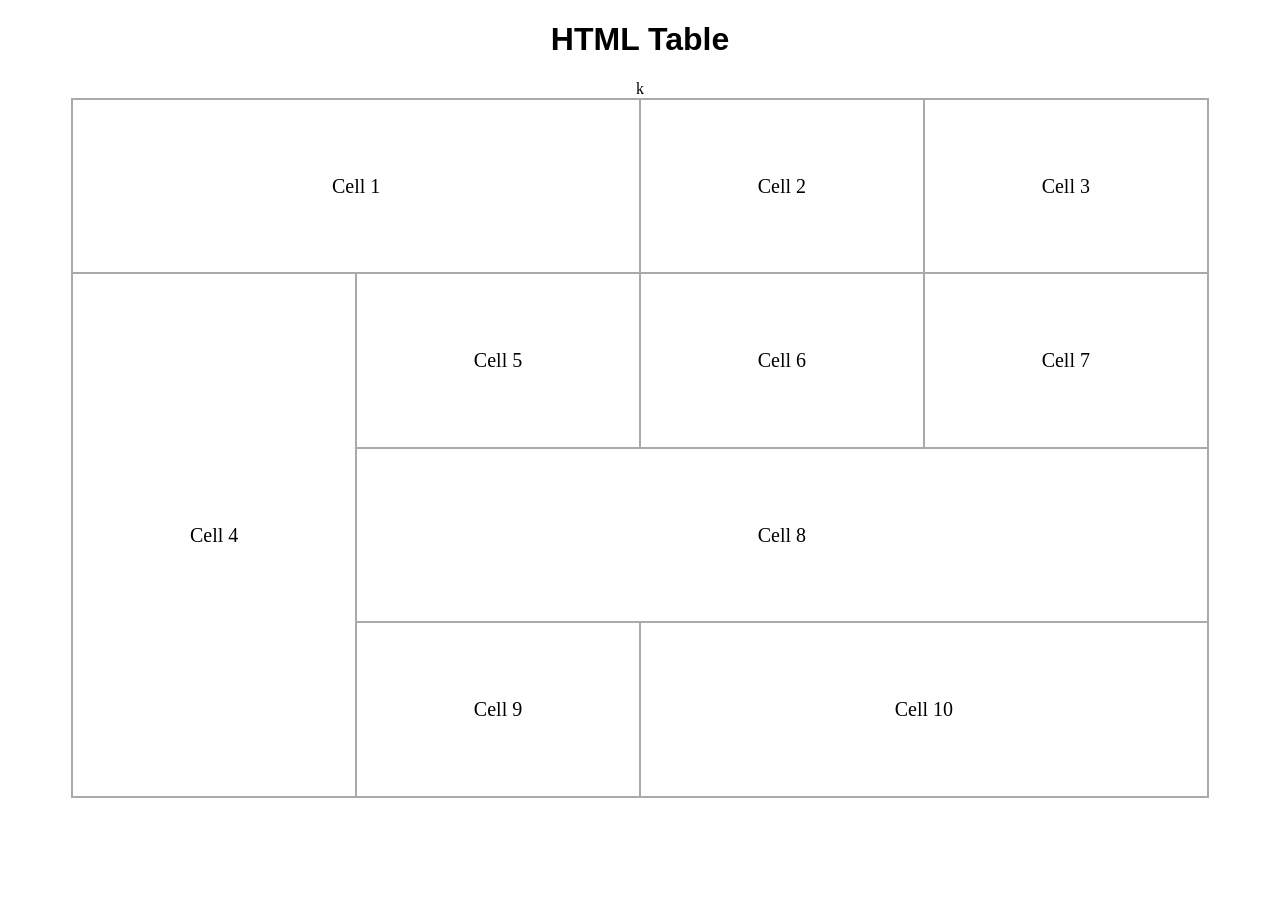
<file: index.html>
<!DOCTYPE html>
<html lang="en">
<head>
    <meta charset="UTF-8">
    <meta name="viewport" content="width=device-width, initial-scale=1.0">
    <title>HTML Table</title>

    <style>
        body {
            text-align: center;
        }

        h1 {
            font-family: Arial, sans-serif;
        }

        table {
            width: 90%;
            height: 700px;
            margin: auto;
            border-collapse: collapse;
        }

        td {
            border: 2px solid #aaa;
            text-align: center;
            vertical-align: middle;
            font-size: 20px;
        }
    </style>
</head>

<body>

    <h1>HTML Table</h1>

    <table>
        <!-- Row 1 -->
        <tr>
            <td colspan="2">Cell 1</td>
            <td>Cell 2</td>k 
            <td>Cell 3</td>
        </tr>

        <!-- Row 2 -->
        <tr>
            <td rowspan="3">Cell 4</td>
            <td>Cell 5</td>
            <td>Cell 6</td>
            <td>Cell 7</td>
        </tr>

        <!-- Row 3 -->
        <tr>
            <td colspan="3">Cell 8</td>
        </tr>

        <!-- Row 4 -->
        <tr>
            <td>Cell 9</td>
            <td colspan="2">Cell 10</td>
        </tr>
    </table>

</body>
</html>
</file>
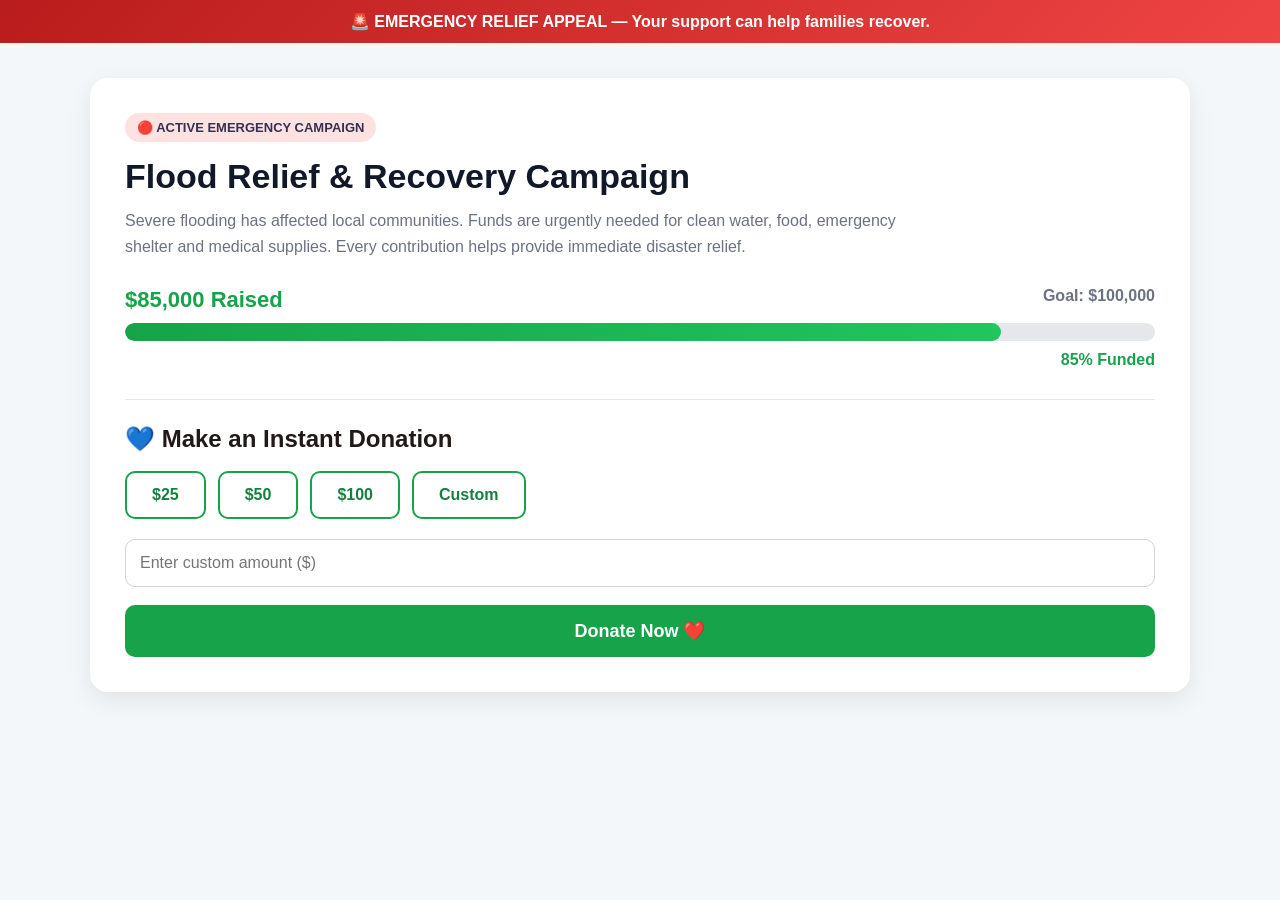
<file: Disasterproject.html>
<!DOCTYPE html>
<html lang="en">
<head>
  <meta charset="UTF-8">
  <meta name="viewport" content="width=device-width, initial-scale=1.0">
  <title>Emergency Disaster Relief Fund</title>

  <style>
    * {
      margin: 0;
      padding: 0;
      box-sizing: border-box;
      font-family: Arial, sans-serif;
    }

    body {
      background: #f4f7f9;
      color: #211818;
    }

    /* Emergency Banner */
    .emergency-banner {
      background: linear-gradient(135deg, #b91c1c, #ef4444);
      color: white;
      padding: 12px 20px;
      text-align: center;
      font-weight: bold;
    }

    /* Main Container */
    .container {
      width: 90%;
      max-width: 1100px;
      margin: 35px auto;
    }

    /* Campaign Card */
    .campaign-card {
      background: white;
      border-radius: 18px;
      padding: 35px;
      box-shadow: 0 8px 25px rgba(0,0,0,0.08);
    }

    .campaign-tag {
      display: inline-block;
      background: #fee2e2;
      color: #353154;
      padding: 7px 12px;
      border-radius: 20px;
      font-size: 13px;
      font-weight: bold;
      margin-bottom: 15px;
    }

    h1 {
      font-size: 34px;
      margin-bottom: 12px;
      color: #111827;
    }

    .description {
      color: #6b7280;
      line-height: 1.6;
      margin-bottom: 28px;
      max-width: 800px;
    }

    /* Fundraising Stats */
    .fund-stats {
      display: flex;
      justify-content: space-between;
      margin-bottom: 10px;
      font-weight: bold;
    }

    .raised {
      color: #16a34a;
      font-size: 22px;
    }

    .target {
      color: #6b7280;
    }

    /* Progress Bar */
    .progress-container {
      width: 100%;
      height: 18px;
      background: #e5e7eb;
      border-radius: 20px;
      overflow: hidden;
      margin-bottom: 10px;
    }

    .progress-bar {
      width: 85%;
      height: 100%;
      background: linear-gradient(90deg, #16a34a, #22c55e);
      border-radius: 20px;
      transition: width 0.5s ease;
    }

    .progress-text {
      text-align: right;
      color: #16a34a;
      font-weight: bold;
      margin-bottom: 30px;
    }

    /* Donation Section */
    .donation-section {
      border-top: 1px solid #e5e7eb;
      padding-top: 25px;
    }

    .donation-section h2 {
      margin-bottom: 18px;
    }

    .amount-buttons {
      display: flex;
      gap: 12px;
      flex-wrap: wrap;
      margin-bottom: 20px;
    }

    .amount-btn {
      padding: 13px 25px;
      border: 2px solid #16a34a;
      background: white;
      color: #15803d;
      border-radius: 10px;
      cursor: pointer;
      font-weight: bold;
      font-size: 16px;
      transition: 0.2s;
    }

    .amount-btn:hover,
    .amount-btn.active {
      background: #16a34a;
      color: white;
    }

    .custom-input {
      width: 100%;
      padding: 14px;
      border: 1px solid #d1d5db;
      border-radius: 10px;
      font-size: 16px;
      margin-bottom: 18px;
      outline: none;
    }

    .custom-input:focus {
      border-color: #16a34a;
    }

    .donate-btn {
      width: 100%;
      padding: 15px;
      border: none;
      border-radius: 10px;
      background: #16a34a;
      color: white;
      font-size: 18px;
      font-weight: bold;
      cursor: pointer;
      transition: 0.2s;
    }

    .donate-btn:hover {
      background: #15803d;
    }

    .message {
      display: none;
      margin-top: 15px;
      padding: 12px;
      background: #dcfce7;
      color: #166534;
      border-radius: 8px;
      text-align: center;
      font-weight: bold;
    }

    /* Responsive */
    @media (max-width: 600px) {
      .container {
        width: 94%;
        margin: 20px auto;
      }

      .campaign-card {
        padding: 22px;
      }

      h1 {
        font-size: 27px;
      }

      .fund-stats {
        flex-direction: column;
        gap: 5px;
      }

      .amount-buttons {
        display: grid;
        grid-template-columns: repeat(2, 1fr);
      }

      .amount-btn {
        width: 100%;
      }
    }
  </style>
</head>

<body>

  <!-- Emergency Banner -->
  <div class="emergency-banner">
    🚨 EMERGENCY RELIEF APPEAL — Your support can help families recover.
  </div>

  <main class="container">

    <!-- Campaign -->
    <section class="campaign-card">

      <span class="campaign-tag">🔴 ACTIVE EMERGENCY CAMPAIGN</span>

      <h1>Flood Relief & Recovery Campaign</h1>

      <p class="description">
        Severe flooding has affected local communities. Funds are urgently
        needed for clean water, food, emergency shelter and medical supplies.
        Every contribution helps provide immediate disaster relief.
      </p>

      <!-- Fundraising Stats -->
      <div class="fund-stats">
        <span class="raised" id="raisedAmount">$85,000 Raised</span>
        <span class="target">Goal: $100,000</span>
      </div>

      <!-- Progress -->
      <div class="progress-container">
        <div class="progress-bar" id="progressBar"></div>
      </div>

      <div class="progress-text" id="progressText">
        85% Funded
      </div>

      <!-- Donation -->
      <div class="donation-section">

        <h2>💙 Make an Instant Donation</h2>

        <div class="amount-buttons">
          <button class="amount-btn" onclick="selectAmount(25, this)">
            $25
          </button>

          <button class="amount-btn" onclick="selectAmount(50, this)">
            $50
          </button>

          <button class="amount-btn" onclick="selectAmount(100, this)">
            $100
          </button>

          <button class="amount-btn" onclick="selectCustom(this)">
            Custom
          </button>
        </div>

        <input
          type="number"
          id="customAmount"
          class="custom-input"
          placeholder="Enter custom amount ($)"
          min="1"
        >

        <button class="donate-btn" onclick="donate()">
          Donate Now ❤️
        </button>

        <div class="message" id="message"></div>

      </div>

    </section>

  </main>

  <script>
    let selectedAmount = 0;

    const goal = 100000;
    let raised = 85000;

    function selectAmount(amount, button) {
      selectedAmount = amount;

      document.querySelectorAll(".amount-btn")
        .forEach(btn => btn.classList.remove("active"));

      button.classList.add("active");

      document.getElementById("customAmount").value = amount;
    }

    function selectCustom(button) {
      selectedAmount = 0;

      document.querySelectorAll(".amount-btn")
        .forEach(btn => btn.classList.remove("active"));

      button.classList.add("active");

      document.getElementById("customAmount").focus();
      document.getElementById("customAmount").value = "";
    }

    function donate() {

      const customValue =
        Number(document.getElementById("customAmount").value);

      if (customValue > 0) {
        selectedAmount = customValue;
      }

      if (selectedAmount <= 0) {
        alert("Please select or enter a donation amount.");
        return;
      }

      if (raised >= goal) {
        alert("The fundraising goal has already been reached!");
        return;
      }

      raised += selectedAmount;

      if (raised > goal) {
        raised = goal;
      }

      updateProgress();

      const message = document.getElementById("message");

      message.style.display = "block";
      message.innerHTML =
        `Thank you! Your $${selectedAmount.toLocaleString()} donation has been added. ❤️`;

      document.getElementById("customAmount").value = "";

      selectedAmount = 0;

      document.querySelectorAll(".amount-btn")
        .forEach(btn => btn.classList.remove("active"));
    }

    function updateProgress() {

      const percentage =
        Math.min((raised / goal) * 100, 100);

      document.getElementById("raisedAmount").innerText =
        `$${raised.toLocaleString()} Raised`;

      document.getElementById("progressBar").style.width =
        percentage + "%";

      document.getElementById("progressText").innerText =
        Math.round(percentage) + "% Funded";
    }

    updateProgress();
  </script>

</body>
</html>
</file>
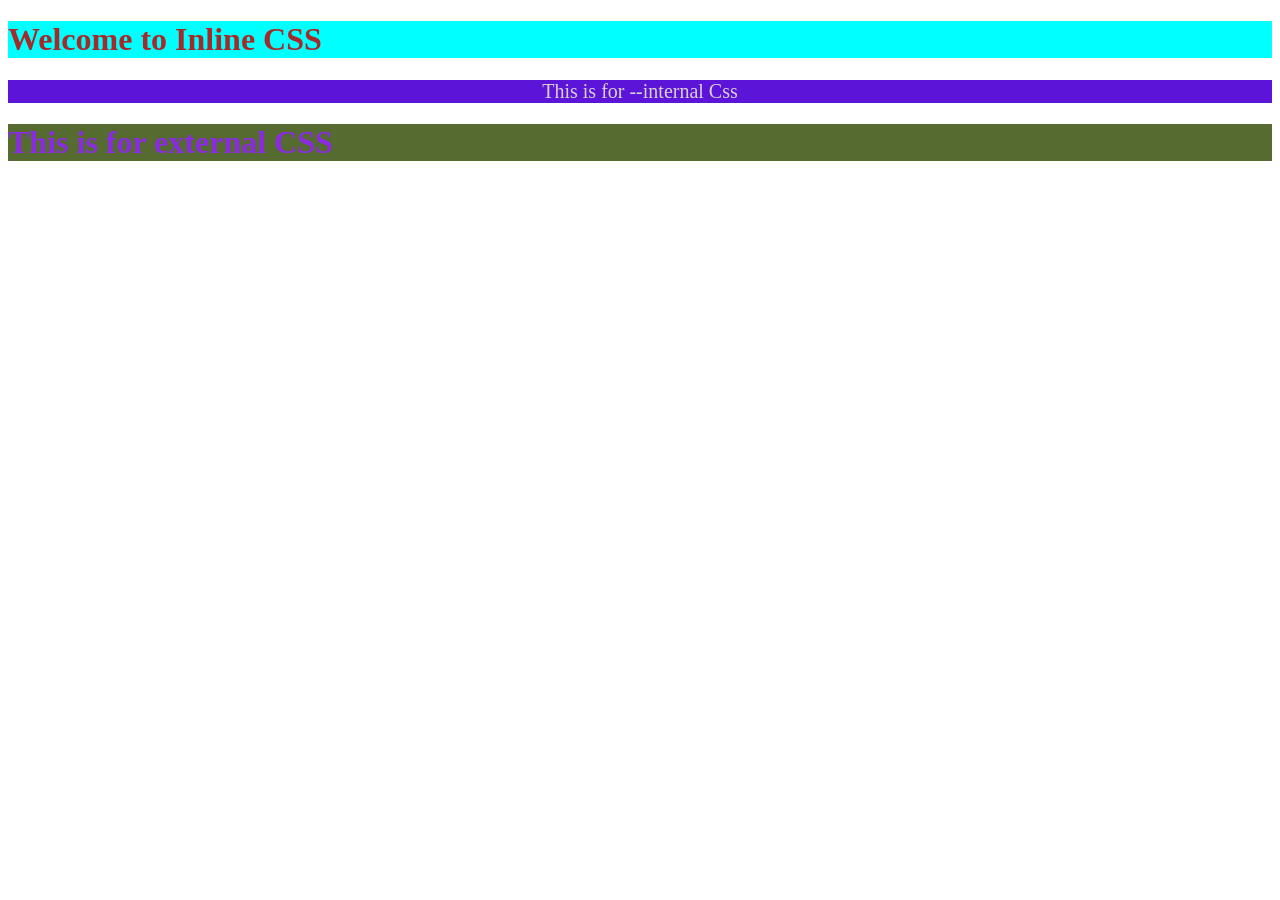
<file: IntroCSS.html>
<!DOCTYPE html>
<html lang="en">
<head>
    <meta charset="UTF-8">
    <meta name="viewport" content="width=device-width, initial-scale=1.0">
    <title>Document</title>

    <style>
        .internal{

            color: rgb(219, 209, 209);
            background-color:rgb(92, 20, 216);
            font-size: 20px;
            text-align:center;
        }


    </style>

    <link rel="stylesheet" href="introCSS.css">


</head>
<body>
    
     <!--types of CSS-->
     <!--Inline CSS-->   

      <h1 style="color: brown;
      font-weight: bold; background-color: aqua;(255, 72, 0)">Welcome to Inline CSS</h1>

    <!--internal CSS-->

    <p class="internal">This is for --internal Css</p>

    <!--External CSS-->
    <h1 class="external">This is for external CSS</h1>














</body>
</html>
</file>
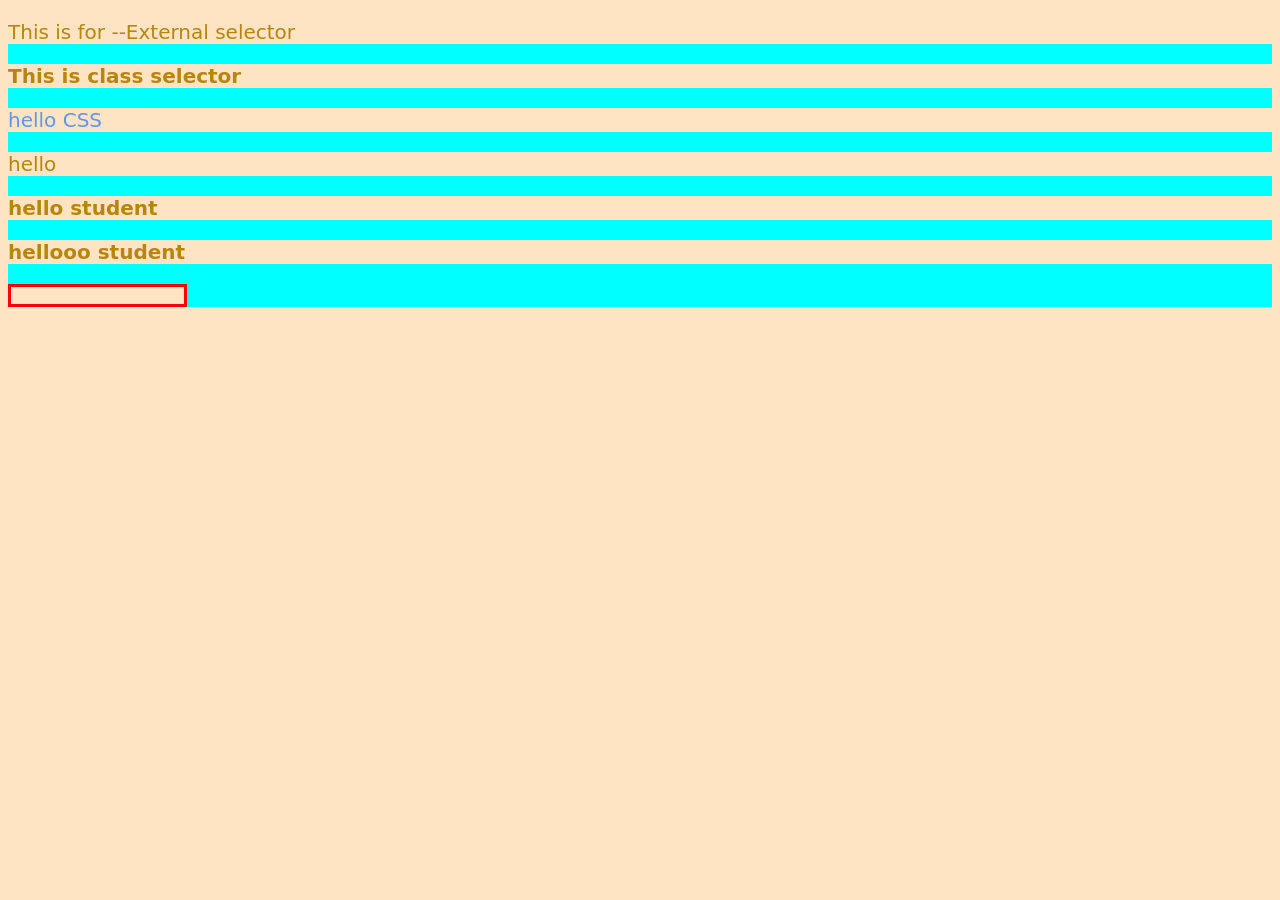
<file: selector.html>
<!DOCTYPE html>
<html lang="en">
<head>
    <meta charset="UTF-8">
    <meta name="viewport" content="width=device-width, initial-scale=1.0">
    <title>Document</title>
    <link rel="stylesheet" href="selector.css">


</head>
<body>


    <!--types of selector-->
    <!--Element selector-->

    <p>This is for --External selector</p>

    <!--class selector-->

    <h2 class="a">This is class selector</h2>

    <!--id selector-->
    <p id="hello">hello CSS</p>

    <!--/* group selector */-->
    <p>hello</p>
    <h2>hello student</h2>
    <h3>hellooo student</h3>

    <!--attribute selector-->
    <input type="text" name="" id="">


    
</body>
</html>
</file>
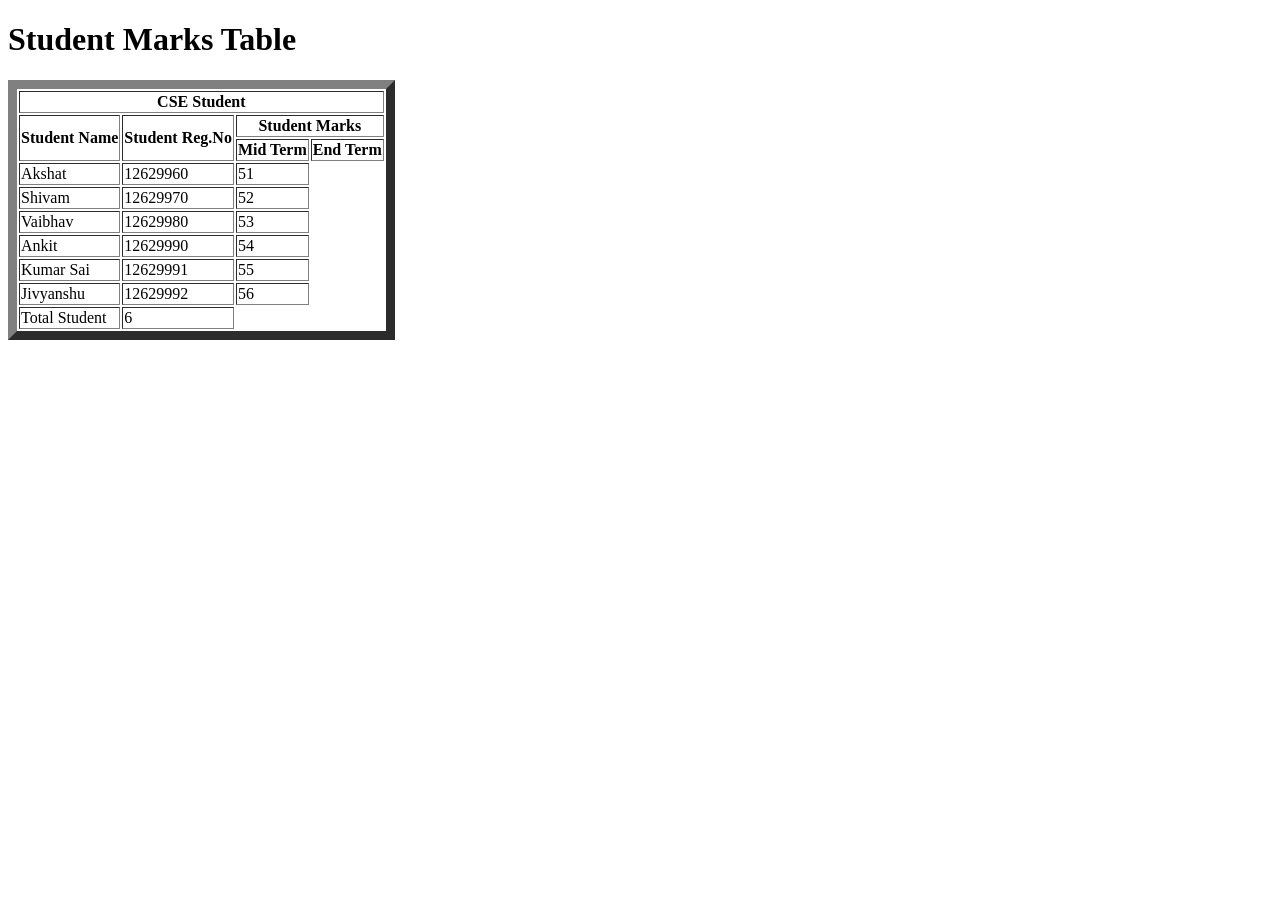
<file: table.html>
<!DOCTYPE html>
<html lang="en">
<head>
    <meta charset="UTF-8">
    <meta name="viewport" content="width=device-width, initial-scale=1.0">
    <title>Document</title>
</head>
<body>
    <h1>Student Marks Table</h1>
    <table border="9" <thead>

        <!--table row-->
        <tr>
            <th colspan="4"> CSE Student </th><!--table heading-->
            <!--rowspan or colspan-->
        </tr>

        <tr>
            <th rowspan="2">Student Name</th>
            <th rowspan="2">Student Reg.No</th>
            <th colspan="2">Student Marks</th>
        </tr>
        <tr>
            <th>Mid Term</th>
            <th>End Term</th>

        </tr>
        </thead>
        <tbody>
            <!--tbody-->
            <tr>
                <td>Akshat</td>
                <td>12629960</td>
                <td>51</td>
            </tr>

            <tr>
                <td>Shivam</td>
                <td>12629970</td>
                <td>52</td>
            </tr>

            <tr>
                <td>Vaibhav</td>
                <td>12629980</td>
                <td>53</td>
            </tr>
            <tr>
                <td>Ankit</td>
                <td>12629990</td>
                <td>54</td>
            </tr>

            <tr>
                <td>Kumar Sai</td>
                <td>12629991</td>
                <td>55</td>
            </tr>

            <tr>
                <td>Jivyanshu</td>
                <td>12629992</td>
                <td>56</td>




             </tbody>
        <tfoot>
            <!--table foolder-->
            <tr>
                <td> Total Student</td>
                <td>6</td>
            </tr>

        </tfoot>





















    </table>



</body>

</html>
</file>
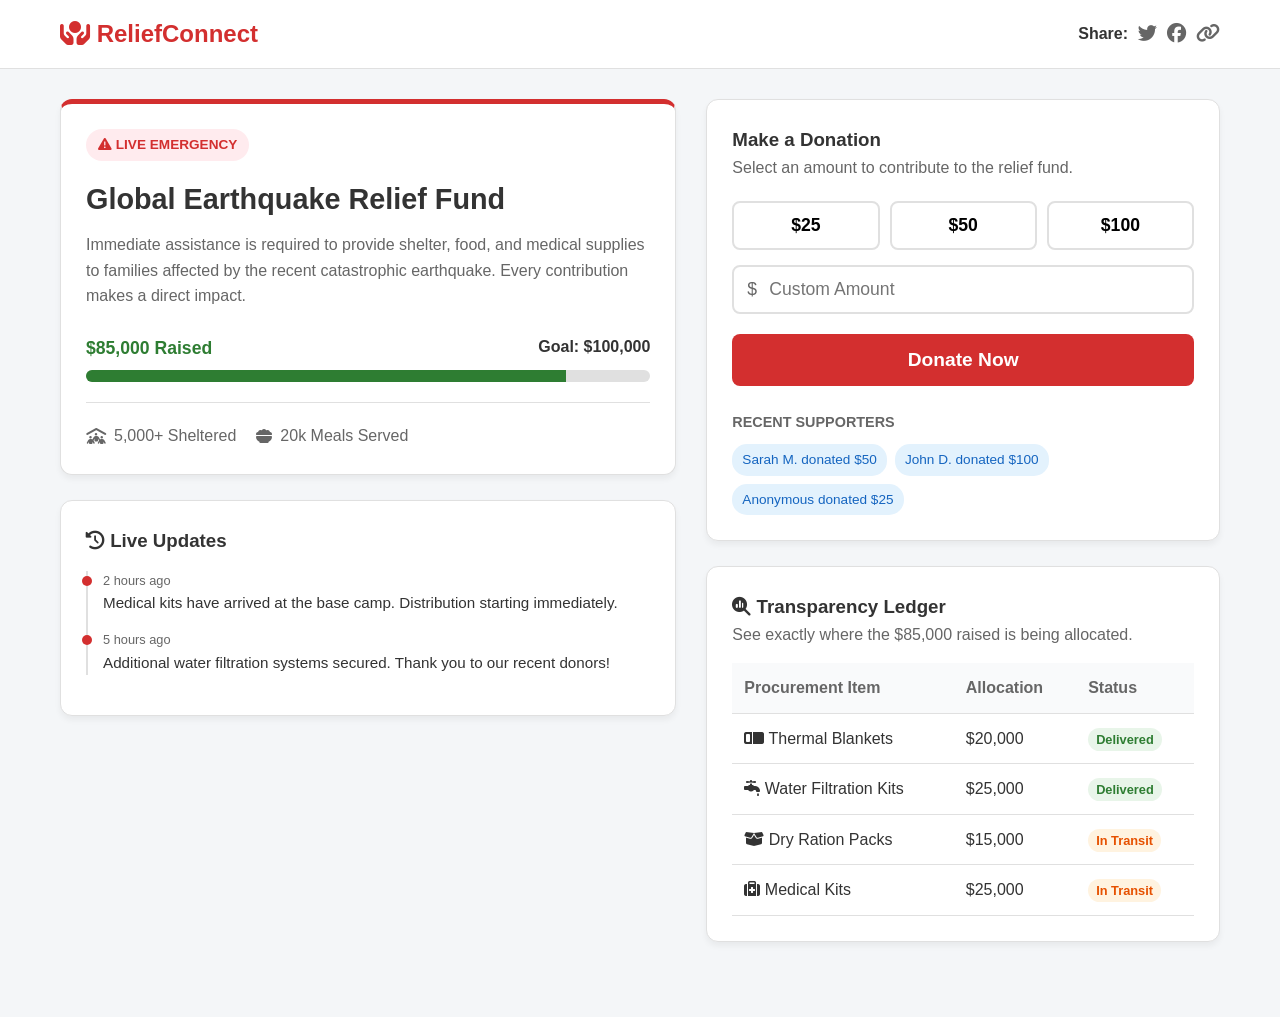
<file: Disaster.html/disasterfund.html>
<!DOCTYPE html>
<html lang="en">
<head>
    <meta charset="UTF-8">
    <meta name="viewport" content="width=device-width, initial-scale=1.0">
    <title>Disaster Relief Fund & Transparency Dashboard</title>
    <!-- Link to external CSS -->
    <link rel="stylesheet" href="assesment2.css">
    <!-- Font Awesome for Icons -->
    <link rel="stylesheet" href="https://cdnjs.cloudflare.com/ajax/libs/font-awesome/6.4.0/css/all.min.css">
</head>
<body>

    <!-- Header Section -->
    <header class="app-header">
        <div class="container header-container">
            <h1 class="logo"><i class="fa-solid fa-hands-holding-circle"></i> ReliefConnect</h1>
            <nav class="social-sharing">
                <span>Share:</span>
                <button class="share-btn" aria-label="Share on Twitter"><i class="fa-brands fa-twitter"></i></button>
                <button class="share-btn" aria-label="Share on Facebook"><i class="fa-brands fa-facebook"></i></button>
                <button class="share-btn" aria-label="Copy Link"><i class="fa-solid fa-link"></i></button>
            </nav>
        </div>
    </header>

    <!-- Main Content -->
    <main class="container main-layout">
        
        <!-- Left Column: Campaign & Updates -->
        <section class="left-column">
            
            <!-- Live Campaign Banner -->
            <div class="card campaign-banner">
                <div class="emergency-badge">
                    <i class="fa-solid fa-triangle-exclamation pulse-animation"></i> LIVE EMERGENCY
                </div>
                <h2 class="campaign-title">Global Earthquake Relief Fund</h2>
                <p class="campaign-description">Immediate assistance is required to provide shelter, food, and medical supplies to families affected by the recent catastrophic earthquake. Every contribution makes a direct impact.</p>
                
                <!-- Progress Bar Area -->
                <div class="progress-section">
                    <div class="progress-stats">
                        <span class="raised-amount" id="raised-amount">$85,000 Raised</span>
                        <span class="goal-amount">Goal: $100,000</span>
                    </div>
                    <div class="progress-bar-container">
                        <div class="progress-bar-fill" id="progress-fill" style="width: 85%;"></div>
                    </div>
                </div>
                
                <!-- Impact Metrics -->
                <div class="impact-metrics">
                    <div class="metric"><i class="fa-solid fa-people-roof"></i> <span>5,000+ Sheltered</span></div>
                    <div class="metric"><i class="fa-solid fa-bowl-food"></i> <span>20k Meals Served</span></div>
                </div>
            </div>

            <!-- Live Updates Timeline -->
            <div class="card updates-section">
                <h3><i class="fa-solid fa-clock-rotate-left"></i> Live Updates</h3>
                <ul class="timeline">
                    <li class="timeline-item">
                        <span class="timeline-time">2 hours ago</span>
                        <p class="timeline-content">Medical kits have arrived at the base camp. Distribution starting immediately.</p>
                    </li>
                    <li class="timeline-item">
                        <span class="timeline-time">5 hours ago</span>
                        <p class="timeline-content">Additional water filtration systems secured. Thank you to our recent donors!</p>
                    </li>
                </ul>
            </div>
            
        </section>

        <!-- Right Column: Donation & Transparency -->
        <section class="right-column">
            
            <!-- Donation Form -->
            <div class="card donation-card">
                <h3>Make a Donation</h3>
                <p class="donation-subtitle">Select an amount to contribute to the relief fund.</p>
                
                <form id="donation-form" class="donation-form">
                    <div class="preset-amounts">
                        <button type="button" class="preset-btn" data-amount="25">$25</button>
                        <button type="button" class="preset-btn" data-amount="50">$50</button>
                        <button type="button" class="preset-btn" data-amount="100">$100</button>
                    </div>
                    
                    <div class="custom-amount-wrapper">
                        <span class="currency-symbol">$</span>
                        <input type="number" id="custom-amount" class="custom-amount-input" placeholder="Custom Amount" min="1">
                    </div>
                    
                    <button type="submit" class="submit-donation-btn">Donate Now</button>
                </form>

                <!-- Recent Donors -->
                <div class="recent-donors">
                    <h4>Recent Supporters</h4>
                    <div class="donor-list">
                        <span class="donor-badge">Sarah M. donated $50</span>
                        <span class="donor-badge">John D. donated $100</span>
                        <span class="donor-badge">Anonymous donated $25</span>
                    </div>
                </div>
            </div>

            <!-- Financial Transparency Ledger -->
            <div class="card ledger-card">
                <h3><i class="fa-solid fa-magnifying-glass-chart"></i> Transparency Ledger</h3>
                <p class="ledger-subtitle">See exactly where the $85,000 raised is being allocated.</p>
                
                <div class="table-responsive">
                    <table class="ledger-table">
                        <thead>
                            <tr>
                                <th>Procurement Item</th>
                                <th>Allocation</th>
                                <th>Status</th>
                            </tr>
                        </thead>
                        <tbody>
                            <tr>
                                <td><i class="fa-solid fa-mattress-pillow"></i> Thermal Blankets</td>
                                <td>$20,000</td>
                                <td><span class="status-badge delivered">Delivered</span></td>
                            </tr>
                            <tr>
                                <td><i class="fa-solid fa-faucet-drip"></i> Water Filtration Kits</td>
                                <td>$25,000</td>
                                <td><span class="status-badge delivered">Delivered</span></td>
                            </tr>
                            <tr>
                                <td><i class="fa-solid fa-box-open"></i> Dry Ration Packs</td>
                                <td>$15,000</td>
                                <td><span class="status-badge transit">In Transit</span></td>
                            </tr>
                            <tr>
                                <td><i class="fa-solid fa-suitcase-medical"></i> Medical Kits</td>
                                <td>$25,000</td>
                                <td><span class="status-badge transit">In Transit</span></td>
                            </tr>
                        </tbody>
                    </table>
                </div>
            </div>

        </section>
    </main>

    <!-- Success Modal (Hidden by default) -->
    <div id="success-modal" class="modal-overlay hidden">
        <div class="modal-content">
            <i class="fa-solid fa-circle-check modal-icon"></i>
            <h2>Thank You!</h2>
            <p>Your donation of <strong id="modal-amount"></strong> has been successfully processed.</p>
            <button id="close-modal-btn" class="close-btn">Close</button>
        </div>
    </div>

    <!-- Link to external JavaScript -->
    <script src="assesment2.js"></script>
</body>
</html>
</file>
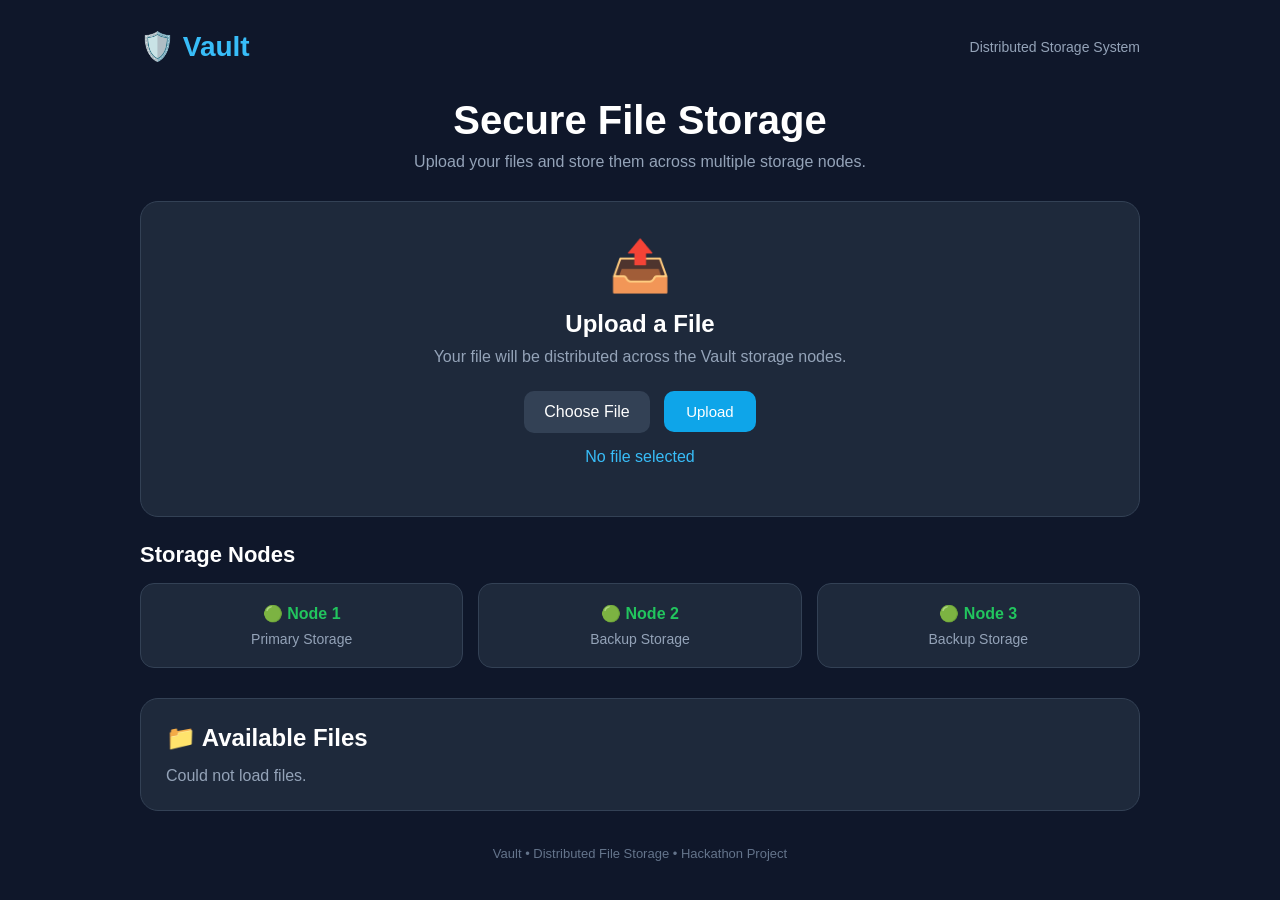
<file: vault/vault/upload.html>
<!DOCTYPE html>
<html lang="en">

<head>
    <meta charset="UTF-8">
    <meta name="viewport" content="width=device-width, initial-scale=1.0">

    <title>Vault - Distributed Storage</title>

    <style>
        * {
            box-sizing: border-box;
            margin: 0;
            padding: 0;
            font-family: Arial, sans-serif;
        }

        body {
            min-height: 100vh;
            background: #0f172a;
            color: white;
            padding: 30px;
        }

        .container {
            max-width: 1000px;
            margin: auto;
        }

        /* HEADER */

        header {
            display: flex;
            justify-content: space-between;
            align-items: center;
            margin-bottom: 35px;
        }

        .logo {
            font-size: 28px;
            font-weight: bold;
            color: #38bdf8;
        }

        .subtitle {
            color: #94a3b8;
            font-size: 14px;
        }

        /* HERO */

        .hero {
            text-align: center;
            margin-bottom: 30px;
        }

        .hero h1 {
            font-size: 40px;
            margin-bottom: 10px;
        }

        .hero p {
            color: #94a3b8;
        }

        /* UPLOAD CARD */

        .upload-card {
            background: #1e293b;
            border: 1px solid #334155;
            border-radius: 18px;
            padding: 35px;
            text-align: center;
            margin-bottom: 25px;
        }

        .upload-icon {
            font-size: 50px;
            margin-bottom: 15px;
        }

        .upload-card h2 {
            margin-bottom: 10px;
        }

        .upload-card p {
            color: #94a3b8;
            margin-bottom: 25px;
        }

        input[type="file"] {
            display: none;
        }

        .choose-btn {
            display: inline-block;
            padding: 12px 20px;
            background: #334155;
            border-radius: 10px;
            cursor: pointer;
            margin-right: 10px;
        }

        .upload-btn {
            padding: 12px 22px;
            border: none;
            border-radius: 10px;
            background: #0ea5e9;
            color: white;
            font-size: 15px;
            cursor: pointer;
        }

        .upload-btn:hover {
            background: #0284c7;
        }

        #fileName {
            margin-top: 15px;
            color: #38bdf8;
        }

        #message {
            margin-top: 15px;
            font-weight: bold;
        }

        /* NODES */

        .section-title {
            margin-bottom: 15px;
            font-size: 22px;
        }

        .nodes {
            display: grid;
            grid-template-columns: repeat(3, 1fr);
            gap: 15px;
            margin-bottom: 30px;
        }

        .node {
            background: #1e293b;
            border: 1px solid #334155;
            border-radius: 14px;
            padding: 20px;
            text-align: center;
        }

        .node-status {
            color: #22c55e;
            font-weight: bold;
            margin-bottom: 8px;
        }

        .node p {
            color: #94a3b8;
            font-size: 14px;
        }

        /* FILES */

        .files-card {
            background: #1e293b;
            border: 1px solid #334155;
            border-radius: 18px;
            padding: 25px;
        }

        .file {
            display: flex;
            justify-content: space-between;
            align-items: center;
            padding: 15px;
            margin-top: 12px;
            background: #0f172a;
            border-radius: 10px;
        }

        .file-name {
            color: #e2e8f0;
        }

        .download-btn {
            background: #22c55e;
            color: white;
            border: none;
            padding: 9px 15px;
            border-radius: 8px;
            cursor: pointer;
        }

        .download-btn:hover {
            background: #16a34a;
        }

        .empty {
            color: #94a3b8;
            margin-top: 15px;
        }

        /* FOOTER */

        footer {
            text-align: center;
            color: #64748b;
            margin-top: 35px;
            font-size: 13px;
        }

        @media (max-width: 700px) {

            body {
                padding: 15px;
            }

            .nodes {
                grid-template-columns: 1fr;
            }

            .hero h1 {
                font-size: 30px;
            }

            .file {
                flex-direction: column;
                gap: 12px;
                align-items: flex-start;
            }
        }
    </style>
</head>

<body>

    <div class="container">

        <!-- HEADER -->

        <header>
            <div class="logo">🛡️ Vault</div>

            <div class="subtitle">
                Distributed Storage System
            </div>
        </header>


        <!-- HERO -->

        <div class="hero">

            <h1>Secure File Storage</h1>

            <p>
                Upload your files and store them across multiple storage nodes.
            </p>

        </div>


        <!-- UPLOAD -->

        <div class="upload-card">

            <div class="upload-icon">
                📤
            </div>

            <h2>Upload a File</h2>

            <p>
                Your file will be distributed across the Vault storage nodes.
            </p>

            <input
                type="file"
                id="fileInput"
            >

            <label
                for="fileInput"
                class="choose-btn"
            >
                Choose File
            </label>

            <button
                class="upload-btn"
                onclick="uploadFile()"
            >
                Upload
            </button>

            <div id="fileName">
                No file selected
            </div>

            <div id="message"></div>

        </div>


        <!-- STORAGE NODES -->

        <h2 class="section-title">
            Storage Nodes
        </h2>

        <div class="nodes">

            <div class="node">

                <div class="node-status">
                    🟢 Node 1
                </div>

                <p>
                    Primary Storage
                </p>

            </div>


            <div class="node">

                <div class="node-status">
                    🟢 Node 2
                </div>

                <p>
                    Backup Storage
                </p>

            </div>


            <div class="node">

                <div class="node-status">
                    🟢 Node 3
                </div>

                <p>
                    Backup Storage
                </p>

            </div>

        </div>


        <!-- FILES -->

        <div class="files-card">

            <h2>
                📁 Available Files
            </h2>

            <div id="filesList">

                <p class="empty">
                    Loading files...
                </p>

            </div>

        </div>


        <footer>
            Vault • Distributed File Storage • Hackathon Project
        </footer>

    </div>


    <script>

        const fileInput = document.getElementById("fileInput");

        const fileName = document.getElementById("fileName");

        const message = document.getElementById("message");

        const filesList = document.getElementById("filesList");


        // Show selected file name

        fileInput.addEventListener("change", function () {

            if (fileInput.files.length > 0) {

                fileName.innerText =
                    "Selected: " + fileInput.files[0].name;

            } else {

                fileName.innerText =
                    "No file selected";

            }

        });


        // Upload file

        async function uploadFile() {

            if (!fileInput.files.length) {

                message.innerText =
                    "Please choose a file first.";

                message.style.color = "#f87171";

                return;
            }


            const formData = new FormData();

            formData.append(
                "file",
                fileInput.files[0]
            );


            message.innerText =
                "Uploading...";

            message.style.color =
                "#38bdf8";


            try {

                const response = await fetch(
                    "http://localhost:3000/upload",
                    {
                        method: "POST",
                        body: formData
                    }
                );


                const data =
                    await response.json();


                if (response.ok) {

                    message.innerText =
                        "✅ " + data.message;

                    message.style.color =
                        "#22c55e";

                    loadFiles();

                } else {

                    message.innerText =
                        "❌ " + data.error;

                    message.style.color =
                        "#f87171";

                }

            } catch (error) {

                console.error(error);

                message.innerText =
                    "❌ Server connection failed.";

                message.style.color =
                    "#f87171";

            }

        }


        // Load files

        async function loadFiles() {

            try {

                const response = await fetch(
                    "http://localhost:3000/files"
                );


                const data =
                    await response.json();


                filesList.innerHTML = "";


                if (!data.files.length) {

                    filesList.innerHTML =
                        '<p class="empty">No files available.</p>';

                    return;
                }


                data.files.forEach(function (file) {

                    const fileDiv =
                        document.createElement("div");

                    fileDiv.className =
                        "file";


                    fileDiv.innerHTML = `

                        <div class="file-name">
                            📄 ${file}
                        </div>

                        <button
                            class="download-btn"
                            onclick="downloadFile('${encodeURIComponent(file)}')"
                        >
                            Download
                        </button>

                    `;


                    filesList.appendChild(fileDiv);

                });


            } catch (error) {

                filesList.innerHTML =
                    '<p class="empty">Could not load files.</p>';

            }

        }


        // Download file

        function downloadFile(file) {

            window.location.href =
                "http://localhost:3000/download/" + file;

        }


        // Load files when page opens

        loadFiles();

    </script>

</body>

</html>
</file>
<file: introCSS.css>
.external{
    background-color: darkolivegreen;
    color: blueviolet;





}
</file>
<file: selector.css>
/* element selector */
body{

    background-color: aqua;

}

p{
    color: brown;
}
/* Universal selector */

*{
    margin: 1;
    background: bisque;
}

*/ class selector */

.a{
    color: darkblue;
}

/* ID selector */
#hello{
    color: cornflowerblue;
}
/* group selector */
p,h2,h3{
    font-family: system-ui, -apple-system, BlinkMacSystemFont, 'Segoe UI', Roboto, Oxygen, Ubuntu, Cantarell, 'Open Sans', 'Helvetica Neue', sans-serif; font-size: 20px; color: darkgoldenrod;
}
 /* attribute selector */
input[type="text"]{
    border: 3px solid red;
}
</file>
<file: Disaster.html/assesment2.css>
/* Base Variables & Reset */
:root {
    --primary-red: #d32f2f;
    --primary-red-hover: #b71c1c;
    --success-green: #2e7d32;
    --bg-color: #f4f6f8;
    --card-bg: #ffffff;
    --text-main: #333333;
    --text-muted: #666666;
    --border-color: #e0e0e0;
    --font-family: 'Segoe UI', Roboto, Helvetica, Arial, sans-serif;
}

* {
    box-sizing: border-box;
    margin: 0;
    padding: 0;
}

body {
    font-family: var(--font-family);
    background-color: var(--bg-color);
    color: var(--text-main);
    line-height: 1.6;
}

.container {
    max-width: 1200px;
    margin: 0 auto;
    padding: 0 20px;
}

/* Header */
.app-header {
    background-color: var(--card-bg);
    border-bottom: 1px solid var(--border-color);
    padding: 15px 0;
}

.header-container {
    display: flex;
    justify-content: space-between;
    align-items: center;
}

.logo {
    color: var(--primary-red);
    font-size: 1.5rem;
}

.social-sharing {
    display: flex;
    align-items: center;
    gap: 10px;
    font-weight: bold;
}

.share-btn {
    background: none;
    border: none;
    font-size: 1.2rem;
    color: var(--text-muted);
    cursor: pointer;
    transition: color 0.3s;
}

.share-btn:hover { color: var(--primary-red); }

/* Layout Grid */
.main-layout {
    display: grid;
    grid-template-columns: 1.2fr 1fr;
    gap: 30px;
    padding-top: 30px;
    padding-bottom: 50px;
}

/* Cards */
.card {
    background: var(--card-bg);
    border-radius: 12px;
    padding: 25px;
    margin-bottom: 25px;
    box-shadow: 0 4px 6px rgba(0,0,0,0.05);
    border: 1px solid var(--border-color);
}

/* Campaign Banner Specifics */
.campaign-banner {
    border-top: 5px solid var(--primary-red);
}

.emergency-badge {
    display: inline-block;
    background-color: #ffebee;
    color: var(--primary-red);
    padding: 5px 12px;
    border-radius: 20px;
    font-weight: bold;
    font-size: 0.85rem;
    margin-bottom: 15px;
}

.pulse-animation {
    animation: pulse 1.5s infinite;
}

@keyframes pulse {
    0% { opacity: 1; }
    50% { opacity: 0.5; }
    100% { opacity: 1; }
}

.campaign-title {
    font-size: 1.8rem;
    margin-bottom: 10px;
}

.campaign-description {
    color: var(--text-muted);
    margin-bottom: 25px;
}

/* Progress Bar */
.progress-section { margin-bottom: 20px; }

.progress-stats {
    display: flex;
    justify-content: space-between;
    font-weight: bold;
    margin-bottom: 8px;
}

.raised-amount { color: var(--success-green); font-size: 1.1rem; }

.progress-bar-container {
    height: 12px;
    background-color: #e0e0e0;
    border-radius: 6px;
    overflow: hidden;
}

.progress-bar-fill {
    height: 100%;
    background-color: var(--success-green);
    transition: width 1s ease-in-out;
}

/* Impact Metrics */
.impact-metrics {
    display: flex;
    gap: 20px;
    margin-top: 20px;
    padding-top: 20px;
    border-top: 1px solid var(--border-color);
}

.metric {
    display: flex;
    align-items: center;
    gap: 8px;
    font-weight: 500;
    color: var(--text-muted);
}

/* Timeline */
.timeline {
    list-style: none;
    margin-top: 15px;
    border-left: 2px solid var(--border-color);
    padding-left: 15px;
}

.timeline-item { margin-bottom: 15px; position: relative; }
.timeline-item::before {
    content: '';
    position: absolute;
    left: -21px;
    top: 5px;
    width: 10px;
    height: 10px;
    background-color: var(--primary-red);
    border-radius: 50%;
}
.timeline-time { font-size: 0.8rem; color: var(--text-muted); display: block; }
.timeline-content { font-size: 0.95rem; }

/* Donation Form */
.donation-subtitle { color: var(--text-muted); margin-bottom: 20px; }

.preset-amounts {
    display: flex;
    gap: 10px;
    margin-bottom: 15px;
}

.preset-btn {
    flex: 1;
    padding: 12px;
    border: 2px solid var(--border-color);
    background: transparent;
    border-radius: 8px;
    font-size: 1.1rem;
    font-weight: bold;
    cursor: pointer;
    transition: all 0.2s;
}

.preset-btn:hover { border-color: var(--primary-red); color: var(--primary-red); }
.preset-btn.active { background-color: var(--primary-red); color: white; border-color: var(--primary-red); }

.custom-amount-wrapper {
    position: relative;
    margin-bottom: 20px;
}

.currency-symbol {
    position: absolute;
    left: 15px;
    top: 50%;
    transform: translateY(-50%);
    font-size: 1.1rem;
    color: var(--text-muted);
}

.custom-amount-input {
    width: 100%;
    padding: 12px 12px 12px 35px;
    border: 2px solid var(--border-color);
    border-radius: 8px;
    font-size: 1.1rem;
    outline: none;
}
.custom-amount-input:focus { border-color: var(--primary-red); }

.submit-donation-btn {
    width: 100%;
    background-color: var(--primary-red);
    color: white;
    border: none;
    padding: 15px;
    font-size: 1.2rem;
    font-weight: bold;
    border-radius: 8px;
    cursor: pointer;
    transition: background-color 0.2s;
}

.submit-donation-btn:hover { background-color: var(--primary-red-hover); }

/* Recent Donors */
.recent-donors { margin-top: 25px; }
.recent-donors h4 { font-size: 0.9rem; color: var(--text-muted); margin-bottom: 10px; text-transform: uppercase; }
.donor-list { display: flex; flex-wrap: wrap; gap: 8px; }
.donor-badge { background-color: #e3f2fd; color: #1565c0; padding: 5px 10px; border-radius: 15px; font-size: 0.85rem; }

/* Ledger Table */
.ledger-subtitle { color: var(--text-muted); margin-bottom: 15px; }
.table-responsive { overflow-x: auto; }
.ledger-table { width: 100%; border-collapse: collapse; text-align: left; }
.ledger-table th, .ledger-table td { padding: 12px; border-bottom: 1px solid var(--border-color); }
.ledger-table th { background-color: #f9fafb; font-weight: 600; color: var(--text-muted); }
.status-badge { padding: 4px 8px; border-radius: 12px; font-size: 0.8rem; font-weight: bold; }
.status-badge.delivered { background-color: #e8f5e9; color: var(--success-green); }
.status-badge.transit { background-color: #fff3e0; color: #e65100; }

/* Modal Styles */
.modal-overlay {
    position: fixed; top: 0; left: 0; width: 100%; height: 100%;
    background: rgba(0,0,0,0.5);
    display: flex; justify-content: center; align-items: center;
    z-index: 1000;
}
.modal-overlay.hidden { display: none; }
.modal-content {
    background: white; padding: 40px; border-radius: 12px;
    text-align: center; max-width: 400px; width: 90%;
    box-shadow: 0 10px 25px rgba(0,0,0,0.2);
}
.modal-icon { font-size: 3rem; color: var(--success-green); margin-bottom: 15px; }
.modal-content h2 { margin-bottom: 10px; }
.close-btn {
    margin-top: 20px; padding: 10px 25px; background: var(--text-main);
    color: white; border: none; border-radius: 5px; cursor: pointer;
}

/* Responsive Design */
@media (max-width: 900px) {
    .main-layout { grid-template-columns: 1fr; }
}
</file>
